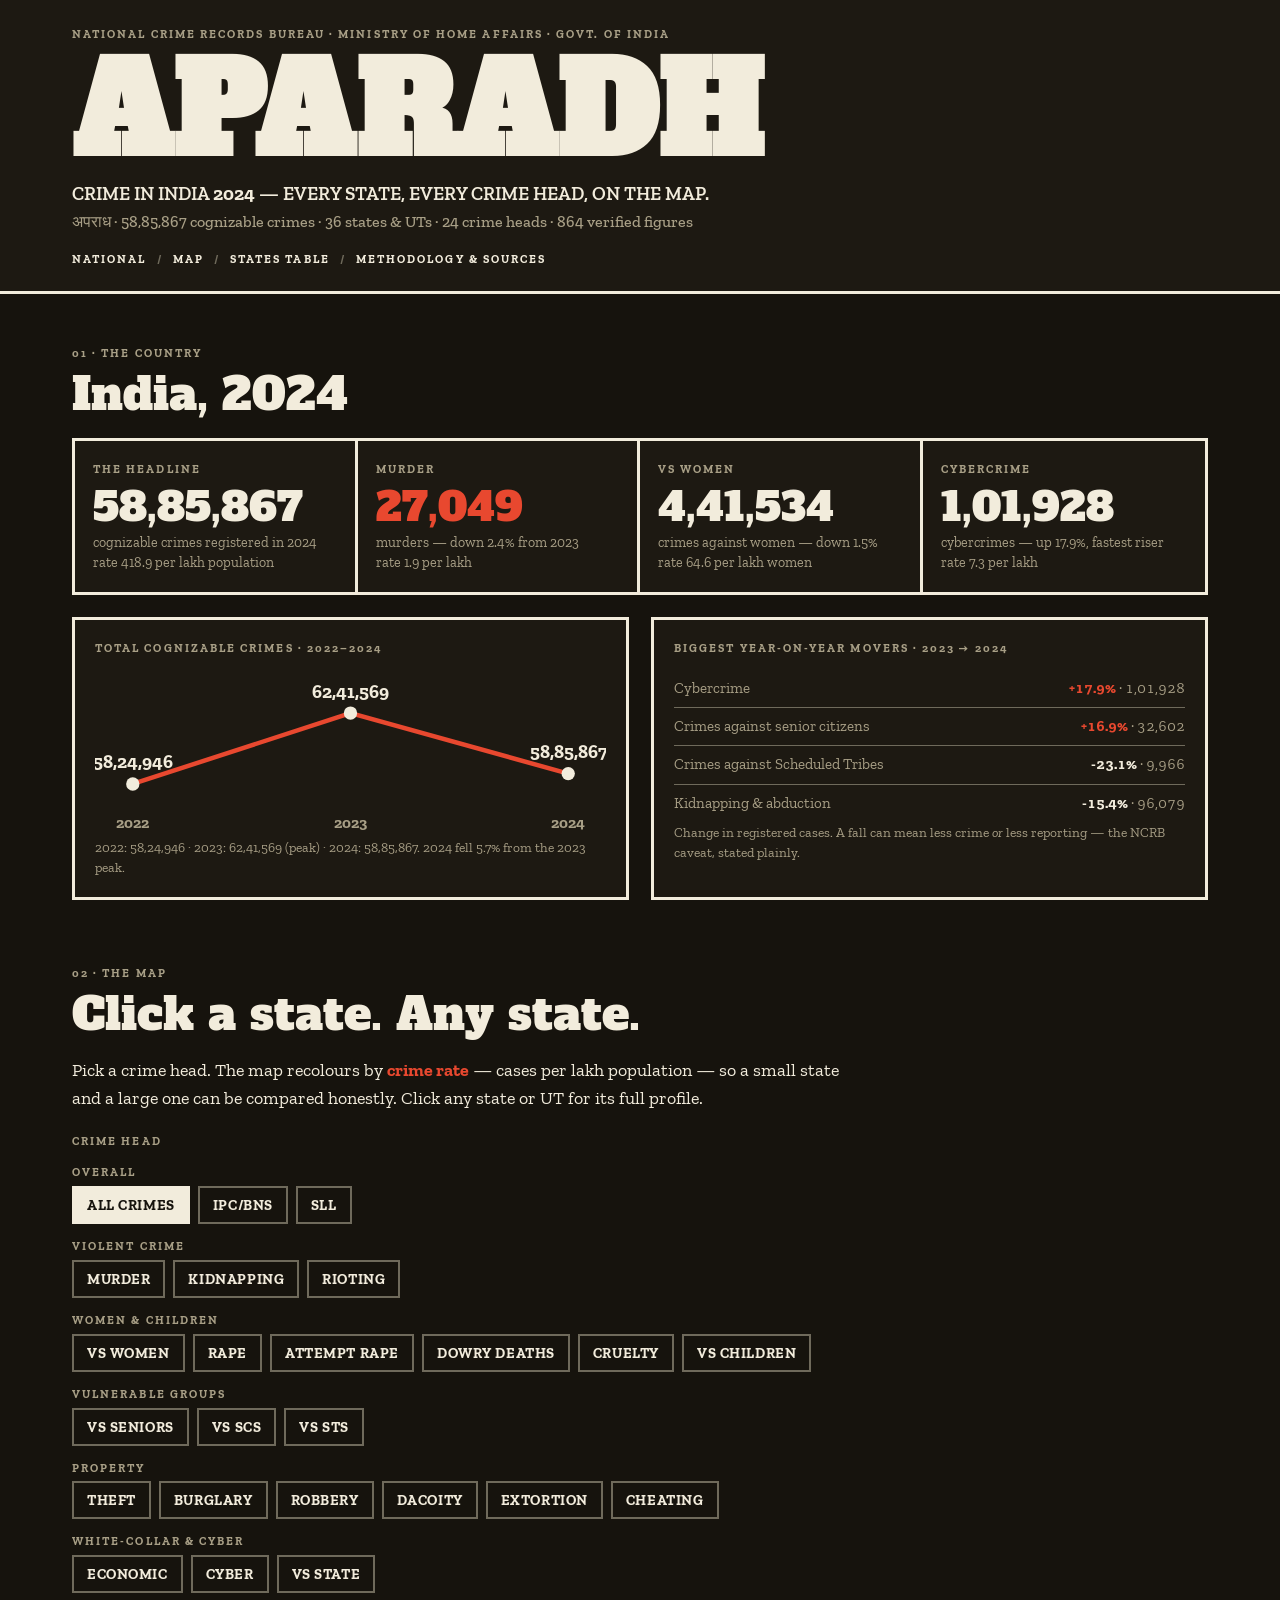
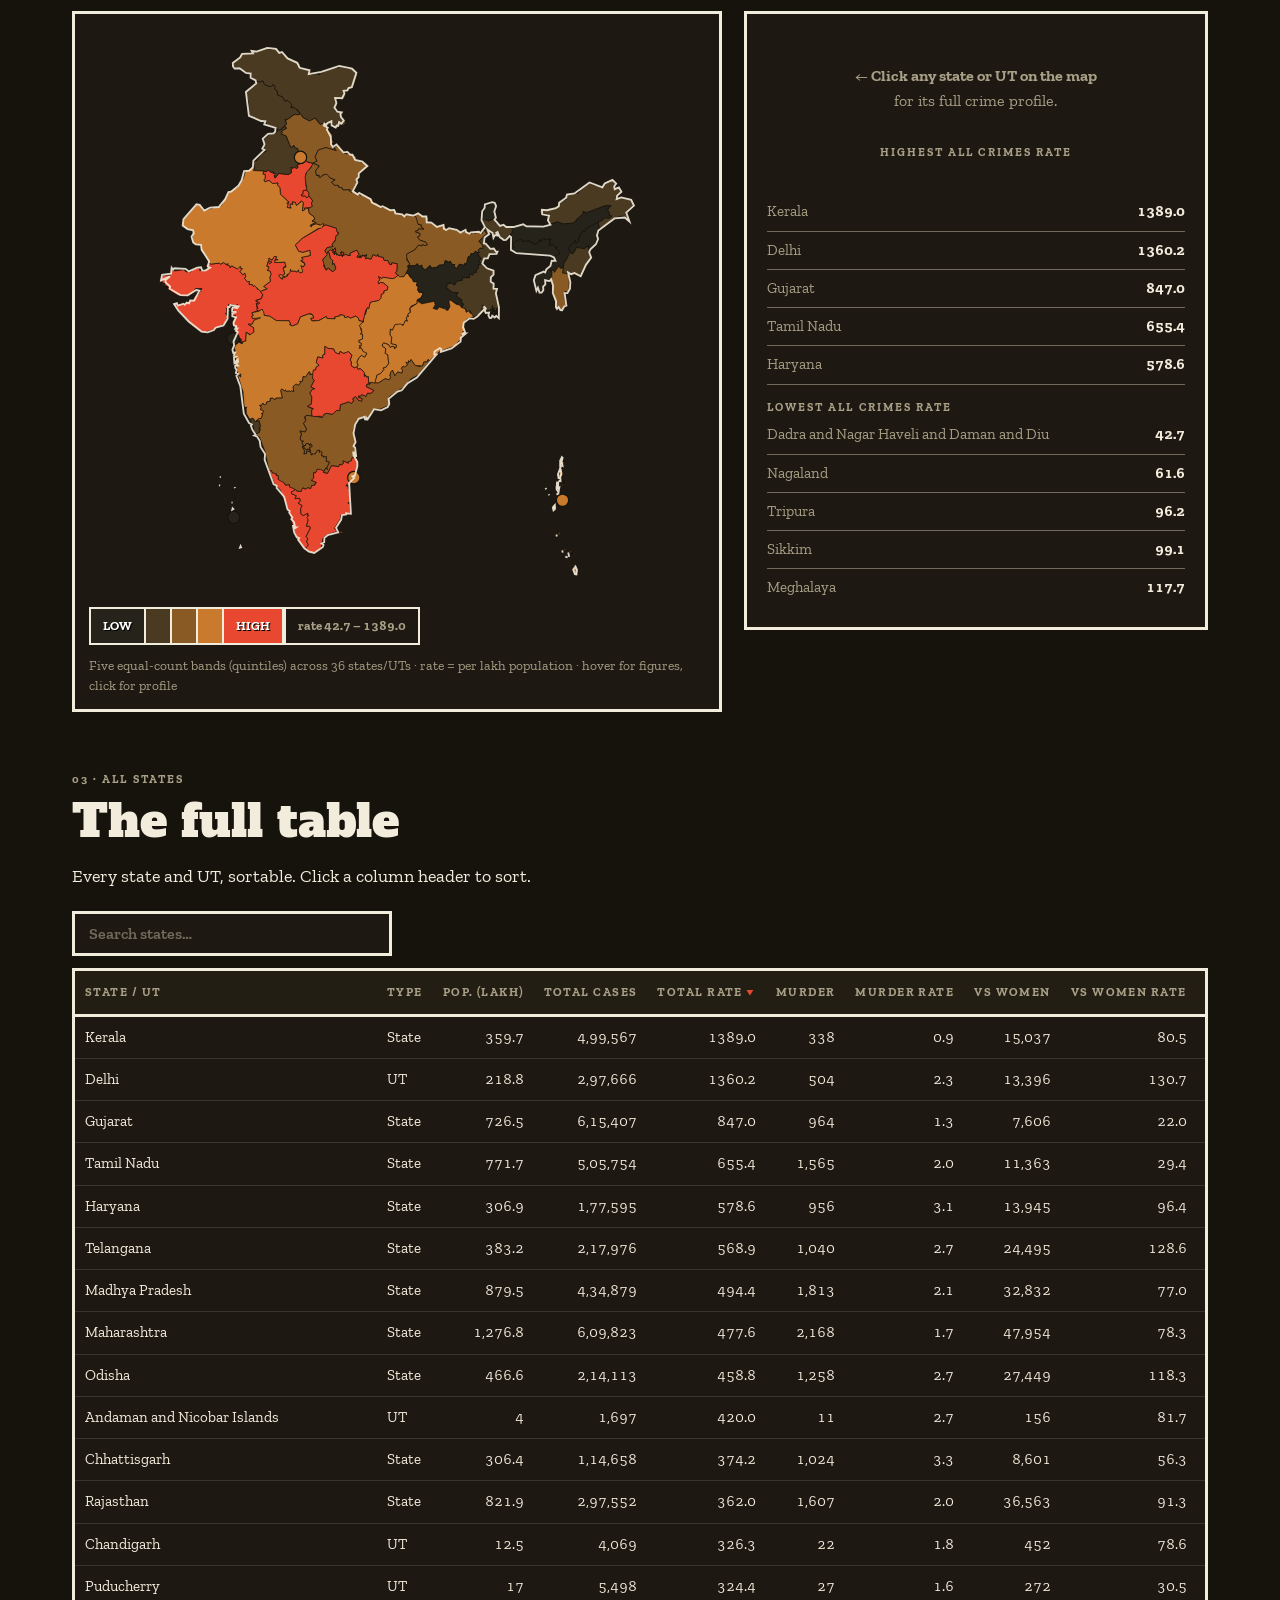
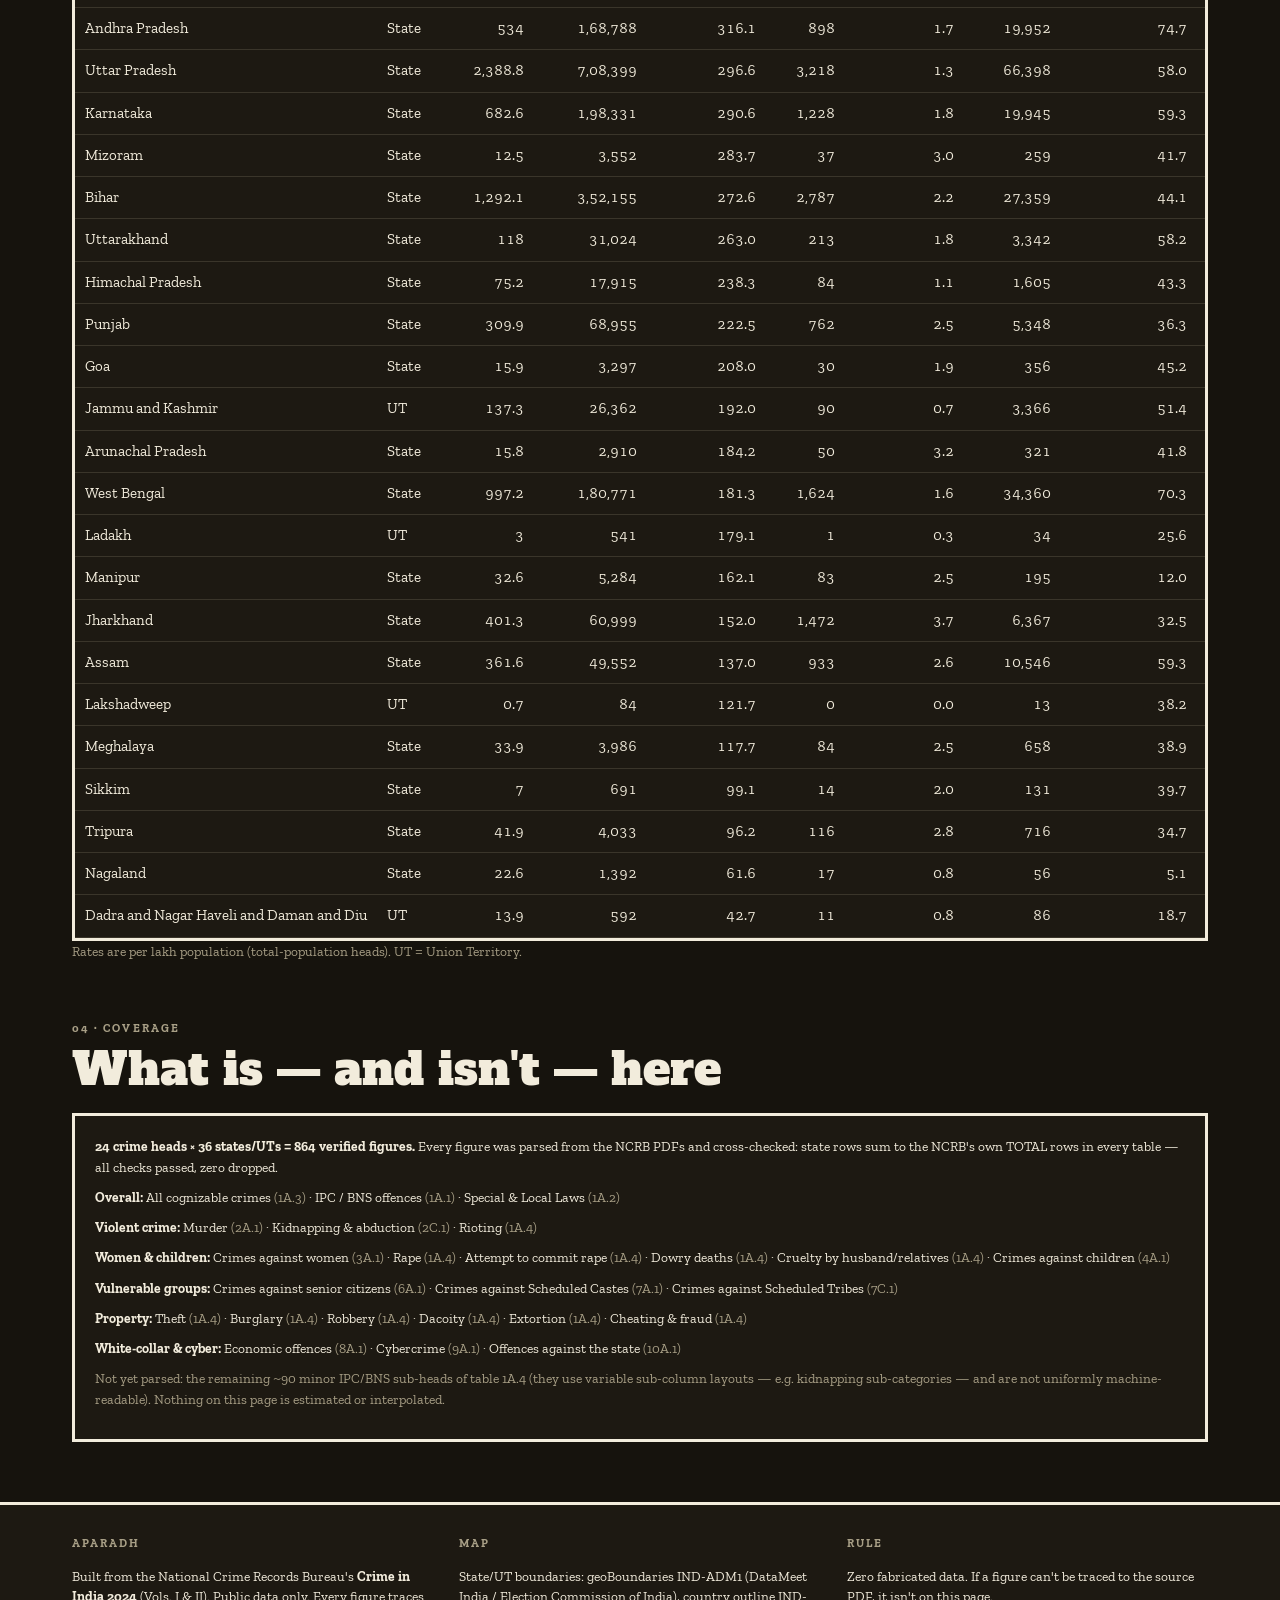
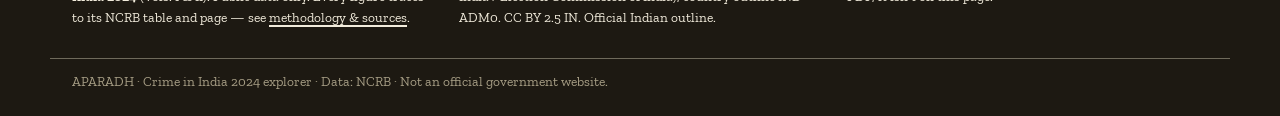
<file: public/index.html>
<!DOCTYPE html>
<html lang="en">
<head>
<meta charset="UTF-8">
<meta name="viewport" content="width=device-width, initial-scale=1.0">
<title>APARADH — Crime in India 2024 · NCRB Data Explorer</title>
<meta name="description" content="State-by-state explorer of Crime in India 2024 (NCRB): 24 crime heads, 36 states & UTs, official India map. Every figure traces to its NCRB table.">
<meta property="og:title" content="APARADH — Crime in India 2024">
<meta property="og:description" content="Every cognizable crime in India, mapped state by state. NCRB 2024 data, zero fabrication.">
<meta property="og:type" content="website">
<meta property="og:image" content="https://aparadh.vercel.app/screenshot.png">
<link rel="icon" href="favicon.svg" type="image/svg+xml">
<link rel="preconnect" href="https://fonts.googleapis.com">
<link rel="preconnect" href="https://fonts.gstatic.com" crossorigin>
<link href="https://fonts.googleapis.com/css2?family=Alfa+Slab+One&family=Zilla+Slab:wght@400;500;600;700&display=swap" rel="stylesheet">
<link rel="stylesheet" href="style.css">
</head>
<body>

<header class="masthead">
  <div class="wrap">
    <div class="mast-top micro">NATIONAL CRIME RECORDS BUREAU · MINISTRY OF HOME AFFAIRS · GOVT. OF INDIA</div>
    <h1 class="mast-title">APARADH</h1>
    <div class="mast-sub">CRIME IN INDIA <b>2024</b> — EVERY STATE, EVERY CRIME HEAD, ON THE MAP.<br>
    <span class="mut">अपराध · 58,85,867 cognizable crimes · 36 states &amp; UTs · 24 crime heads · 864 verified figures</span></div>
    <nav class="mast-nav micro">
      <a href="#national">NATIONAL</a><span class="sep">/</span>
      <a href="#explorer">MAP</a><span class="sep">/</span>
      <a href="#table">STATES TABLE</a><span class="sep">/</span>
      <a href="methodology.html">METHODOLOGY &amp; SOURCES</a>
    </nav>
  </div>
</header>

<main class="wrap">

  <!-- ============ NATIONAL ============ -->
  <section id="national" class="block">
    <div class="block-head"><span class="micro">01 · THE COUNTRY</span><h2>India, 2024</h2></div>
    <div class="stat-grid" id="national-stats"></div>
    <div class="two-col">
      <div class="panel">
        <div class="micro panel-label">TOTAL COGNIZABLE CRIMES · 2022–2024</div>
        <div id="trend-spark"></div>
        <div class="fine mut" id="trend-cap"></div>
      </div>
      <div class="panel">
        <div class="micro panel-label">BIGGEST YEAR-ON-YEAR MOVERS · 2023 → 2024</div>
        <div id="movers"></div>
        <div class="fine mut">Change in registered cases. A fall can mean less crime <i>or</i> less reporting — the NCRB caveat, stated plainly.</div>
      </div>
    </div>
  </section>

  <!-- ============ EXPLORER ============ -->
  <section id="explorer" class="block">
    <div class="block-head"><span class="micro">02 · THE MAP</span><h2>Click a state. Any state.</h2>
    <p class="lede">Pick a crime head. The map recolours by <b>crime rate</b> — cases per lakh population — so a small state and a large one can be compared honestly. Click any state or UT for its full profile.</p></div>

    <div class="micro panel-label">CRIME HEAD</div>
    <div id="head-groups"></div>

    <div class="map-layout">
      <div class="map-box panel">
        <div id="map-holder"></div>
        <div id="map-legend" class="legend"></div>
        <div class="fine mut legend-note">Five equal-count bands (quintiles) across 36 states/UTs · rate = <span id="legend-ratebase"></span> · hover for figures, click for profile</div>
      </div>
      <aside class="state-panel panel" id="state-panel" aria-live="polite"></aside>
    </div>
  </section>

  <!-- ============ TABLE ============ -->
  <section id="table" class="block">
    <div class="block-head"><span class="micro">03 · ALL STATES</span><h2>The full table</h2>
    <p class="lede">Every state and UT, sortable. Click a column header to sort.</p></div>
    <div class="table-tools">
      <input id="state-search" type="search" placeholder="Search states…" aria-label="Search states">
    </div>
    <div class="table-scroll"><table id="states-table" class="dtable"></table></div>
    <div class="fine mut">Rates are per lakh population (total-population heads). UT = Union Territory.</div>
  </section>

  <section id="heads-note" class="block">
    <div class="block-head"><span class="micro">04 · COVERAGE</span><h2>What is — and isn't — here</h2></div>
    <div class="panel fine" id="coverage-list"></div>
  </section>

</main>

<footer>
  <div class="wrap foot-grid">
    <div>
      <div class="micro">APARADH</div>
      <p class="fine">Built from the National Crime Records Bureau's <b>Crime in India 2024</b> (Vols. I &amp; II). Public data only. Every figure traces to its NCRB table and page — see <a href="methodology.html">methodology &amp; sources</a>.</p>
    </div>
    <div>
      <div class="micro">MAP</div>
      <p class="fine">State/UT boundaries: geoBoundaries IND-ADM1 (DataMeet India / Election Commission of India), country outline IND-ADM0. CC BY 2.5 IN. Official Indian outline.</p>
    </div>
    <div>
      <div class="micro">RULE</div>
      <p class="fine">Zero fabricated data. If a figure can't be traced to the source PDF, it isn't on this page.</p>
    </div>
  </div>
  <div class="wrap fine mut foot-base">APARADH · Crime in India 2024 explorer · Data: NCRB · Not an official government website.</div>
</footer>

<div id="tooltip" class="tooltip" hidden></div>
<script src="app.js"></script>
</body>
</html>
</file>
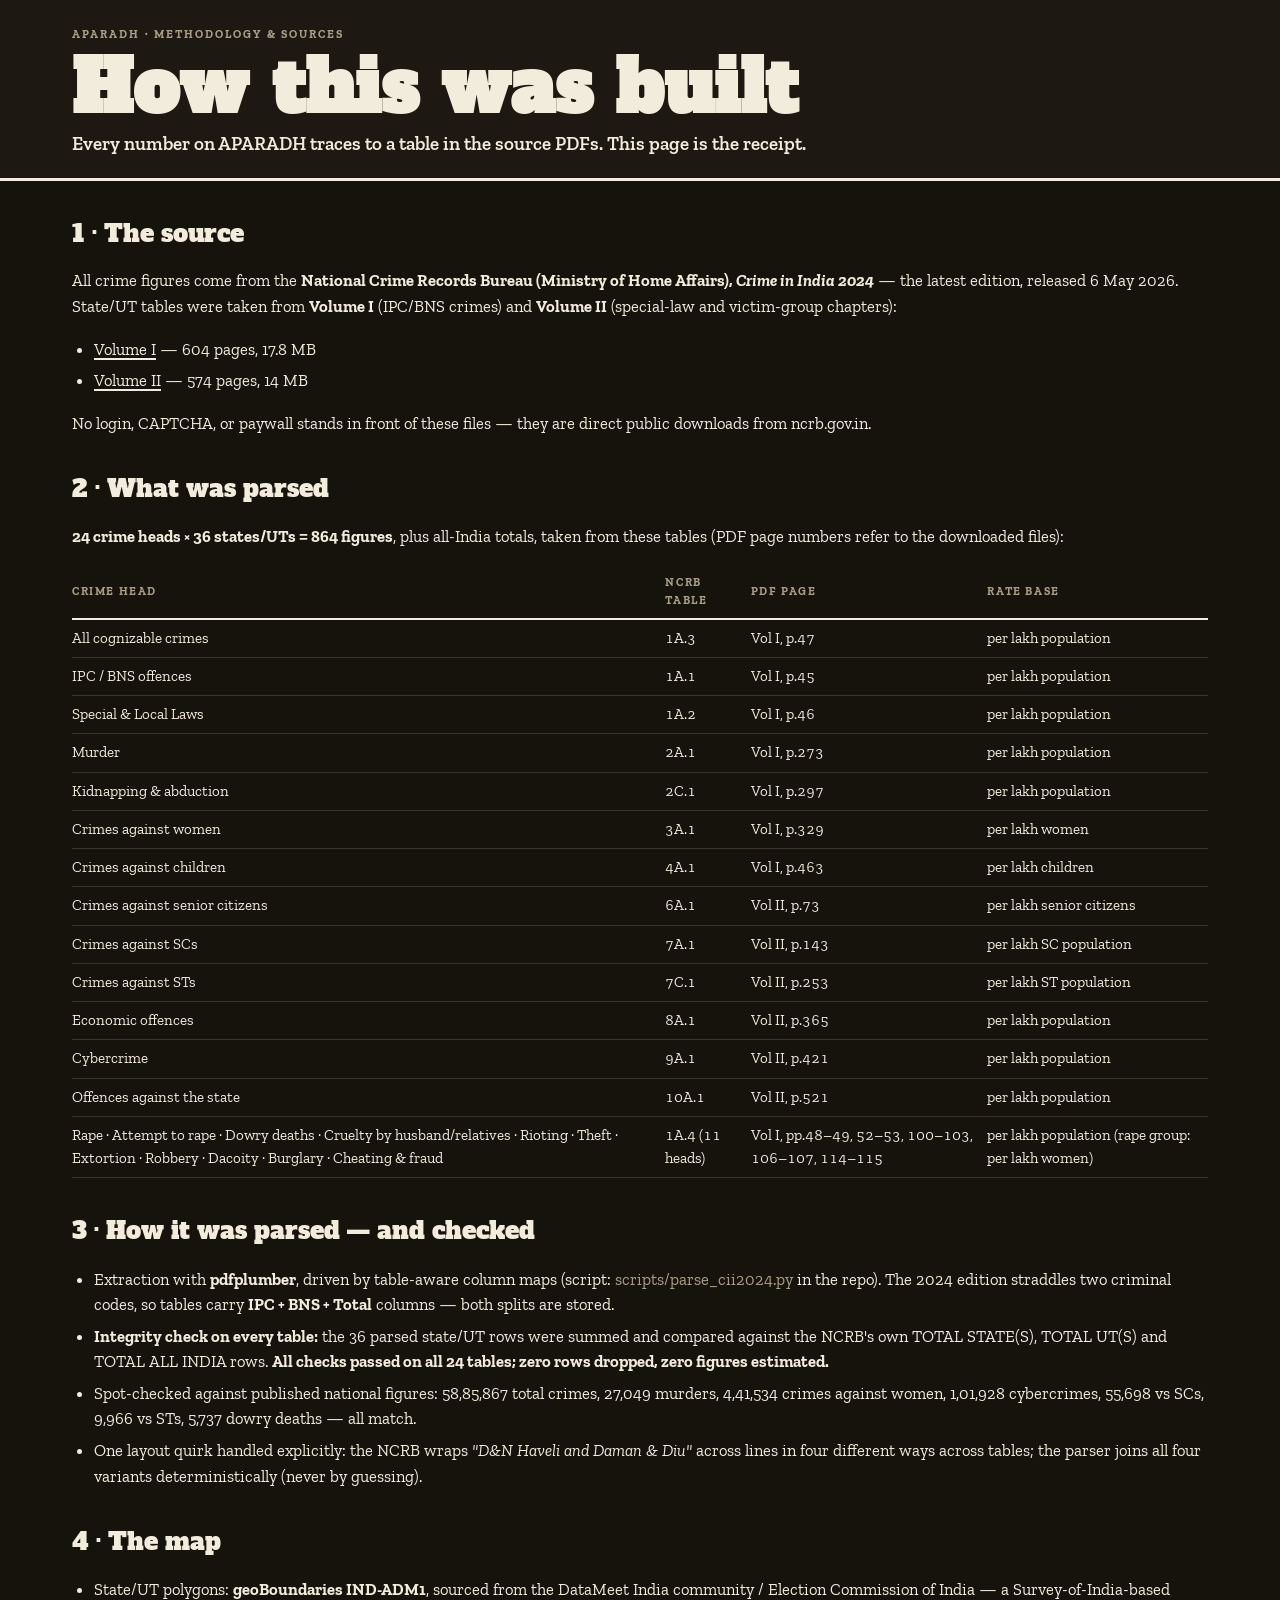
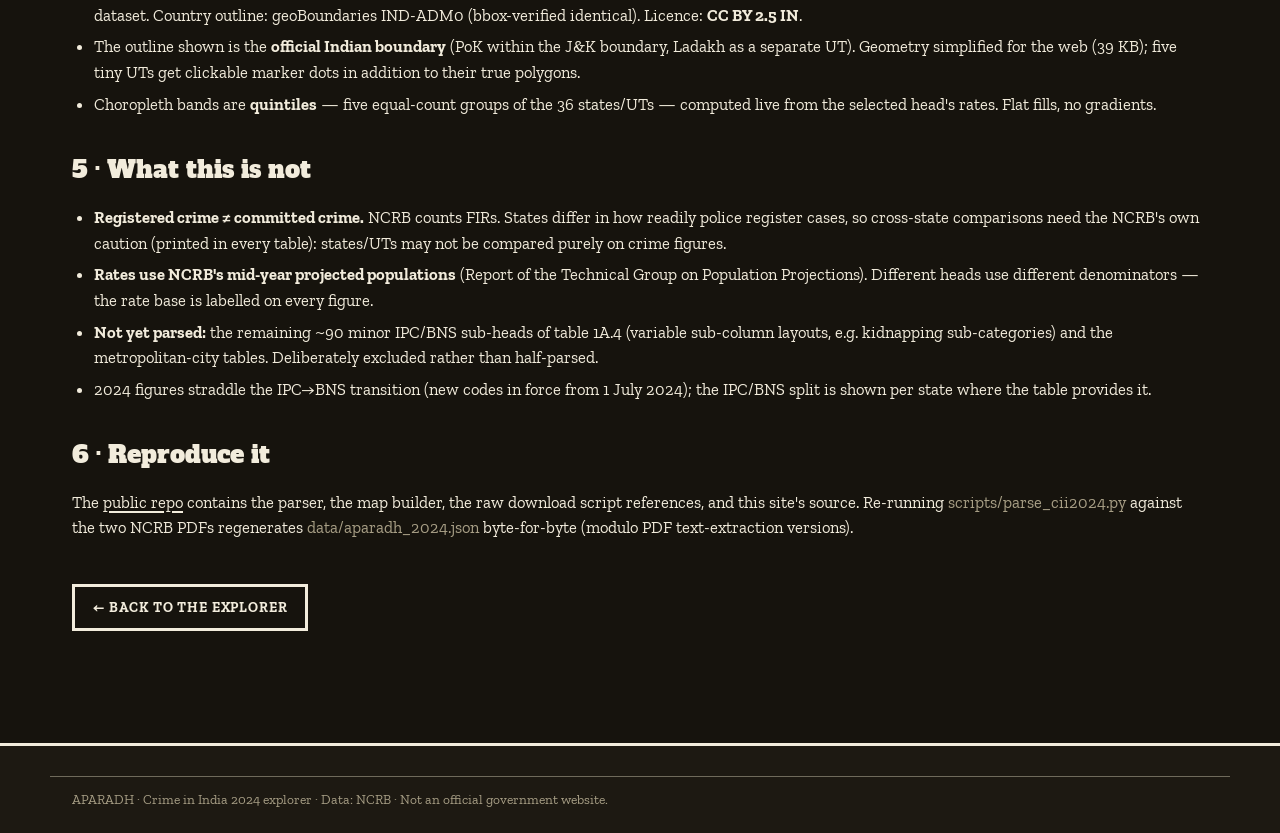
<file: public/methodology.html>
<!DOCTYPE html>
<html lang="en">
<head>
<meta charset="UTF-8">
<meta name="viewport" content="width=device-width, initial-scale=1.0">
<title>Methodology &amp; Sources — APARADH</title>
<link rel="icon" href="favicon.svg" type="image/svg+xml">
<link rel="preconnect" href="https://fonts.googleapis.com">
<link rel="preconnect" href="https://fonts.gstatic.com" crossorigin>
<link href="https://fonts.googleapis.com/css2?family=Alfa+Slab+One&family=Zilla+Slab:wght@400;500;600;700&display=swap" rel="stylesheet">
<link rel="stylesheet" href="style.css">
<style>
  .meth h3{font-family:var(--disp); font-weight:400; font-size:24px; margin:34px 0 10px;}
  .meth p, .meth li{font-size:16.5px;}
  .meth ul{padding-left:22px;}
  .meth li{margin-bottom:6px;}
  .meth table{width:100%; border-collapse:collapse; font-size:15px; margin:12px 0;}
  .meth th{text-align:left; font-size:11.5px; letter-spacing:.14em; text-transform:uppercase; color:var(--mut); padding:8px 10px 8px 0; border-bottom:2px solid var(--line);}
  .meth td{padding:7px 10px 7px 0; border-bottom:1px solid #3a352a; font-variant-numeric:tabular-nums; vertical-align:top;}
  .back{display:inline-block; margin-top:26px; border:3px solid var(--line); padding:10px 18px; font-weight:700; text-decoration:none; text-transform:uppercase; letter-spacing:.06em; font-size:14px;}
  .back:hover{background:var(--ink); color:var(--bg);}
</style>
</head>
<body>
<header class="masthead"><div class="wrap">
  <div class="mast-top micro">APARADH · METHODOLOGY &amp; SOURCES</div>
  <h1 class="mast-title" style="font-size:clamp(40px,7vw,72px)">How this was built</h1>
  <div class="mast-sub">Every number on APARADH traces to a table in the source PDFs. This page is the receipt.</div>
</div></header>

<main class="wrap meth">
  <h3>1 · The source</h3>
  <p>All crime figures come from the <b>National Crime Records Bureau (Ministry of Home Affairs), <i>Crime in India 2024</i></b> — the latest edition, released 6 May 2026. State/UT tables were taken from <b>Volume I</b> (IPC/BNS crimes) and <b>Volume II</b> (special-law and victim-group chapters):</p>
  <ul>
    <li><a href="https://www.ncrb.gov.in/uploads/files/1CrimeinIndia2024-VolumeI.pdf">Volume I</a> — 604 pages, 17.8 MB</li>
    <li><a href="https://www.ncrb.gov.in/uploads/files/2CrimeinIndia2024-VolumeII.pdf">Volume II</a> — 574 pages, 14 MB</li>
  </ul>
  <p>No login, CAPTCHA, or paywall stands in front of these files — they are direct public downloads from ncrb.gov.in.</p>

  <h3>2 · What was parsed</h3>
  <p><b>24 crime heads × 36 states/UTs = 864 figures</b>, plus all-India totals, taken from these tables (PDF page numbers refer to the downloaded files):</p>
  <table>
    <thead><tr><th>Crime head</th><th>NCRB table</th><th>PDF page</th><th>Rate base</th></tr></thead>
    <tbody>
      <tr><td>All cognizable crimes</td><td>1A.3</td><td>Vol I, p.47</td><td>per lakh population</td></tr>
      <tr><td>IPC / BNS offences</td><td>1A.1</td><td>Vol I, p.45</td><td>per lakh population</td></tr>
      <tr><td>Special &amp; Local Laws</td><td>1A.2</td><td>Vol I, p.46</td><td>per lakh population</td></tr>
      <tr><td>Murder</td><td>2A.1</td><td>Vol I, p.273</td><td>per lakh population</td></tr>
      <tr><td>Kidnapping &amp; abduction</td><td>2C.1</td><td>Vol I, p.297</td><td>per lakh population</td></tr>
      <tr><td>Crimes against women</td><td>3A.1</td><td>Vol I, p.329</td><td>per lakh women</td></tr>
      <tr><td>Crimes against children</td><td>4A.1</td><td>Vol I, p.463</td><td>per lakh children</td></tr>
      <tr><td>Crimes against senior citizens</td><td>6A.1</td><td>Vol II, p.73</td><td>per lakh senior citizens</td></tr>
      <tr><td>Crimes against SCs</td><td>7A.1</td><td>Vol II, p.143</td><td>per lakh SC population</td></tr>
      <tr><td>Crimes against STs</td><td>7C.1</td><td>Vol II, p.253</td><td>per lakh ST population</td></tr>
      <tr><td>Economic offences</td><td>8A.1</td><td>Vol II, p.365</td><td>per lakh population</td></tr>
      <tr><td>Cybercrime</td><td>9A.1</td><td>Vol II, p.421</td><td>per lakh population</td></tr>
      <tr><td>Offences against the state</td><td>10A.1</td><td>Vol II, p.521</td><td>per lakh population</td></tr>
      <tr><td>Rape · Attempt to rape · Dowry deaths · Cruelty by husband/relatives · Rioting · Theft · Extortion · Robbery · Dacoity · Burglary · Cheating &amp; fraud</td><td>1A.4 (11 heads)</td><td>Vol I, pp.48–49, 52–53, 100–103, 106–107, 114–115</td><td>per lakh population (rape group: per lakh women)</td></tr>
    </tbody>
  </table>

  <h3>3 · How it was parsed — and checked</h3>
  <ul>
    <li>Extraction with <b>pdfplumber</b>, driven by table-aware column maps (script: <span class="mut">scripts/parse_cii2024.py</span> in the repo). The 2024 edition straddles two criminal codes, so tables carry <b>IPC + BNS + Total</b> columns — both splits are stored.</li>
    <li><b>Integrity check on every table:</b> the 36 parsed state/UT rows were summed and compared against the NCRB's own TOTAL STATE(S), TOTAL UT(S) and TOTAL ALL INDIA rows. <b>All checks passed on all 24 tables; zero rows dropped, zero figures estimated.</b></li>
    <li>Spot-checked against published national figures: 58,85,867 total crimes, 27,049 murders, 4,41,534 crimes against women, 1,01,928 cybercrimes, 55,698 vs SCs, 9,966 vs STs, 5,737 dowry deaths — all match.</li>
    <li>One layout quirk handled explicitly: the NCRB wraps <i>"D&amp;N Haveli and Daman &amp; Diu"</i> across lines in four different ways across tables; the parser joins all four variants deterministically (never by guessing).</li>
  </ul>

  <h3>4 · The map</h3>
  <ul>
    <li>State/UT polygons: <b>geoBoundaries IND-ADM1</b>, sourced from the DataMeet India community / Election Commission of India — a Survey-of-India-based dataset. Country outline: geoBoundaries IND-ADM0 (bbox-verified identical). Licence: <b>CC BY 2.5 IN</b>.</li>
    <li>The outline shown is the <b>official Indian boundary</b> (PoK within the J&amp;K boundary, Ladakh as a separate UT). Geometry simplified for the web (39 KB); five tiny UTs get clickable marker dots in addition to their true polygons.</li>
    <li>Choropleth bands are <b>quintiles</b> — five equal-count groups of the 36 states/UTs — computed live from the selected head's rates. Flat fills, no gradients.</li>
  </ul>

  <h3>5 · What this is not</h3>
  <ul>
    <li><b>Registered crime ≠ committed crime.</b> NCRB counts FIRs. States differ in how readily police register cases, so cross-state comparisons need the NCRB's own caution (printed in every table): states/UTs may not be compared purely on crime figures.</li>
    <li><b>Rates use NCRB's mid-year projected populations</b> (Report of the Technical Group on Population Projections). Different heads use different denominators — the rate base is labelled on every figure.</li>
    <li><b>Not yet parsed:</b> the remaining ~90 minor IPC/BNS sub-heads of table 1A.4 (variable sub-column layouts, e.g. kidnapping sub-categories) and the metropolitan-city tables. Deliberately excluded rather than half-parsed.</li>
    <li>2024 figures straddle the IPC→BNS transition (new codes in force from 1 July 2024); the IPC/BNS split is shown per state where the table provides it.</li>
  </ul>

  <h3>6 · Reproduce it</h3>
  <p>The <a href="https://github.com/williamtheconqueror48-art/aparadh">public repo</a> contains the parser, the map builder, the raw download script references, and this site's source. Re-running <span class="mut">scripts/parse_cii2024.py</span> against the two NCRB PDFs regenerates <span class="mut">data/aparadh_2024.json</span> byte-for-byte (modulo PDF text-extraction versions).</p>

  <a class="back" href="index.html">← Back to the explorer</a>
  <div style="height:60px"></div>
</main>

<footer><div class="wrap fine mut foot-base">APARADH · Crime in India 2024 explorer · Data: NCRB · Not an official government website.</div></footer>
</body>
</html>
</file>
<file: public/style.css>
/* APARADH — brutalist dark serif. No gradients, no rounded corners, no glow. */
:root{
  --bg:#16130d;
  --bg2:#1d1912;
  --ink:#f2ecdc;
  --mut:#a89f86;
  --faint:#6f6a5b;
  --line:#f2ecdc;
  --accent:#e8482f;
  --b1:#26241a; --b2:#4a3a22; --b3:#8a5a24; --b4:#c97a2c; --b5:#e8482f;
  --disp:"Alfa Slab One", Georgia, serif;
  --body:"Zilla Slab", Georgia, serif;
}
*{box-sizing:border-box; border-radius:0 !important;}
html{scroll-behavior:smooth;}
body{
  margin:0; background:var(--bg); color:var(--ink);
  font-family:var(--body); font-size:17px; line-height:1.55;
  -webkit-font-smoothing:antialiased;
}
.wrap{max-width:1180px; margin:0 auto; padding:0 22px;}
.micro{
  font-size:11.5px; letter-spacing:.18em; text-transform:uppercase;
  font-weight:700; color:var(--mut);
}
.fine{font-size:13.5px; line-height:1.5;}
.mut{color:var(--mut);}
a{color:var(--ink); text-decoration:underline; text-decoration-thickness:2px; text-underline-offset:3px;}
a:hover{color:var(--accent);}
b,strong{font-weight:700;}

/* ---- masthead ---- */
.masthead{border-bottom:3px solid var(--line); padding:26px 0 20px; background:var(--bg2);}
.mast-top{margin-bottom:10px;}
.mast-title{
  font-family:var(--disp); font-size:clamp(56px, 11vw, 124px);
  line-height:.95; margin:0 0 8px; letter-spacing:.01em; color:var(--ink);
}
.mast-title .dot{color:var(--accent);}
.mast-sub{font-size:19px; font-weight:600; line-height:1.45; max-width:760px;}
.mast-sub .mut{font-weight:500; font-size:16px;}
.mast-nav{margin-top:16px; display:flex; gap:10px; flex-wrap:wrap; align-items:center;}
.mast-nav a{color:var(--ink); font-weight:700; text-decoration:none; border-bottom:2px solid transparent;}
.mast-nav a:hover{color:var(--accent); border-bottom-color:var(--accent);}
.sep{color:var(--faint);}

/* ---- blocks ---- */
.block{padding:44px 0 8px;}
.block-head{margin-bottom:20px;}
.block-head h2{
  font-family:var(--disp); font-size:clamp(30px,4.6vw,46px);
  margin:6px 0 10px; line-height:1.05; font-weight:400;
}
.lede{font-size:18px; max-width:780px; color:var(--ink);}
.lede b{color:var(--accent);}

/* ---- stat grid ---- */
.stat-grid{display:grid; grid-template-columns:repeat(4,1fr); gap:0; border:3px solid var(--line); margin-bottom:22px; background:var(--bg2);}
.stat{padding:20px 18px; border-right:3px solid var(--line);}
.stat:last-child{border-right:0;}
.stat .num{font-family:var(--disp); font-size:clamp(26px,3.2vw,40px); line-height:1; margin:8px 0 6px; font-variant-numeric:tabular-nums;}
.stat .num .unit{font-size:.45em; font-family:var(--body); font-weight:700;}
.stat .cap{font-size:14px; color:var(--mut); line-height:1.4;}
.stat.accent .num{color:var(--accent);}
.two-col{display:grid; grid-template-columns:1fr 1fr; gap:22px; margin-bottom:6px;}
.panel{border:3px solid var(--line); background:var(--bg2); padding:20px;}
.panel-label{margin-bottom:12px;}

/* ---- head selector ---- */
.head-cat{margin:14px 0 4px;}
.head-btns{display:flex; flex-wrap:wrap; gap:8px; margin-bottom:6px;}
.head-btn{
  font-family:var(--body); font-weight:700; font-size:14.5px;
  background:transparent; color:var(--ink);
  border:2px solid var(--faint); padding:8px 13px; cursor:pointer;
  text-transform:uppercase; letter-spacing:.04em;
}
.head-btn:hover{border-color:var(--ink);}
.head-btn.active{background:var(--ink); color:var(--bg); border-color:var(--ink);}
.head-btn.active:hover{background:var(--accent); border-color:var(--accent); color:#fff;}

/* ---- map ---- */
.map-layout{display:grid; grid-template-columns:7fr 5fr; gap:22px; margin-top:18px; align-items:start;}
.map-box{padding:14px;}
#map-holder svg{width:100%; height:auto; display:block;}
.state-path{cursor:pointer; stroke:var(--bg); stroke-width:1.1;}
.state-path:hover{stroke:var(--ink); stroke-width:2.4;}
.state-path.selected{stroke:var(--ink); stroke-width:3;}
.ut-marker{cursor:pointer; stroke:var(--bg); stroke-width:2;}
.ut-marker:hover{stroke:var(--ink); stroke-width:3.5;}
.ut-marker.selected{stroke:var(--ink); stroke-width:4;}
.map-outline{fill:none; stroke:var(--ink); stroke-width:3; opacity:.9; pointer-events:none;}
.legend{display:flex; gap:0; margin-top:12px; border:2px solid var(--line); width:fit-content;}
.legend .swatch{padding:7px 12px; font-size:13px; font-weight:700; font-variant-numeric:tabular-nums; border-right:2px solid var(--line); color:#fff; text-shadow:1px 1px 0 #000;}
.legend .swatch:last-child{border-right:0;}
.legend-note{margin-top:10px;}
.tooltip{
  position:fixed; z-index:50; pointer-events:none;
  background:var(--ink); color:var(--bg);
  border:2px solid var(--bg); padding:10px 12px;
  font-size:14px; line-height:1.35; max-width:250px;
  box-shadow:5px 5px 0 rgba(0,0,0,.55);
}
.tooltip .tt-name{font-family:var(--disp); font-size:16px; margin-bottom:2px;}
.tooltip .tt-row{display:flex; justify-content:space-between; gap:14px; font-variant-numeric:tabular-nums;}
.tooltip .tt-row b{font-weight:700;}

/* ---- state panel ---- */
.state-panel{min-height:420px;}
.sp-empty{color:var(--mut); font-size:16px; padding:30px 6px; text-align:center;}
.sp-name{font-family:var(--disp); font-size:34px; line-height:1.05; margin:2px 0 4px;}
.sp-type{display:inline-block; border:2px solid var(--ink); padding:2px 10px; font-size:12px; letter-spacing:.16em; font-weight:700; margin-bottom:10px;}
.sp-meta{font-size:15px; color:var(--mut); margin-bottom:14px; font-variant-numeric:tabular-nums;}
.sp-head{border-top:3px solid var(--line); padding-top:12px; margin-top:6px;}
.sp-head .micro{margin-bottom:6px;}
.sp-big{font-family:var(--disp); font-size:44px; line-height:1; margin:4px 0; font-variant-numeric:tabular-nums;}
.sp-big small{font-size:16px; font-family:var(--body); font-weight:700;}
.sp-kv{display:flex; justify-content:space-between; border-bottom:1px solid var(--faint); padding:7px 0; font-size:15px; font-variant-numeric:tabular-nums;}
.sp-kv:last-child{border-bottom:0;}
.sp-kv .k{color:var(--mut);}
.trendbar{display:flex; align-items:flex-end; gap:6px; height:64px; margin:10px 0 26px;}
.trendbar .tbar{flex:1; background:var(--faint); position:relative; min-width:0;}
.trendbar .tbar.cur{background:var(--accent);}
.trendbar .tbar span{position:absolute; bottom:-22px; left:0; right:0; text-align:center; font-size:11px; color:var(--mut); font-weight:700;}
.trendbar-wrap{margin-bottom:20px;}
.splitbar{display:flex; height:30px; border:2px solid var(--line); margin:10px 0 4px;}
.splitbar .ipc{background:var(--b3);}
.splitbar .bns{background:var(--accent);}
.split-legend{display:flex; gap:16px; font-size:13.5px; color:var(--mut); margin-bottom:8px;}
.split-legend i{display:inline-block; width:12px; height:12px; margin-right:5px;}
.sp-allheads{margin-top:16px;}
.sp-allheads table{width:100%; border-collapse:collapse; font-size:14px;}
.sp-allheads th{text-align:left; font-size:11px; letter-spacing:.14em; text-transform:uppercase; color:var(--mut); padding:6px 8px 6px 0; border-bottom:2px solid var(--line);}
.sp-allheads td{padding:6px 8px 6px 0; border-bottom:1px solid #3a352a; font-variant-numeric:tabular-nums;}
.sp-allheads td.n, .sp-allheads th.n{text-align:right;}
.sp-allheads tr.cur td{background:#2a251b; font-weight:700;}

/* ---- data table ---- */
.table-tools{margin-bottom:12px; display:flex; gap:10px;}
#state-search{
  font-family:var(--body); font-size:16px; font-weight:600;
  background:var(--bg2); color:var(--ink);
  border:3px solid var(--line); padding:10px 14px; width:320px; max-width:100%;
}
#state-search::placeholder{color:var(--faint);}
.table-scroll{overflow-x:auto; border:3px solid var(--line);}
.dtable{width:100%; border-collapse:collapse; background:var(--bg2); font-size:15px; min-width:900px;}
.dtable th{
  text-align:left; font-size:12px; letter-spacing:.12em; text-transform:uppercase;
  padding:12px 10px; border-bottom:3px solid var(--line); background:#221e14;
  cursor:pointer; user-select:none; white-space:nowrap; color:var(--mut);
}
.dtable th:hover{color:var(--ink);}
.dtable th .arrow{color:var(--accent);}
.dtable td{padding:9px 10px; border-bottom:1px solid #3a352a; font-variant-numeric:tabular-nums; white-space:nowrap;}
.dtable td.n, .dtable th.n{text-align:right;}
.dtable tbody tr:hover{background:#2a251b; cursor:pointer;}
.dtable tbody tr.selected{background:#33291a;}

/* ---- coverage ---- */
#coverage-list p{margin:0 0 10px;}
#coverage-list ul{margin:6px 0 14px; padding-left:22px;}
#coverage-list li{margin-bottom:5px;}

/* ---- footer ---- */
footer{border-top:3px solid var(--line); margin-top:52px; padding:30px 0 10px; background:var(--bg2);}
.foot-grid{display:grid; grid-template-columns:repeat(3,1fr); gap:26px; margin-bottom:18px;}
.foot-base{border-top:1px solid var(--faint); padding-top:12px; margin-bottom:14px;}

@media (max-width:960px){
  .stat-grid{grid-template-columns:1fr 1fr;}
  .stat:nth-child(2){border-right:0;}
  .stat:nth-child(1),.stat:nth-child(2){border-bottom:3px solid var(--line);}
  .two-col,.map-layout,.foot-grid{grid-template-columns:1fr;}
  .map-layout .state-panel{order:2;}
}
</file>
